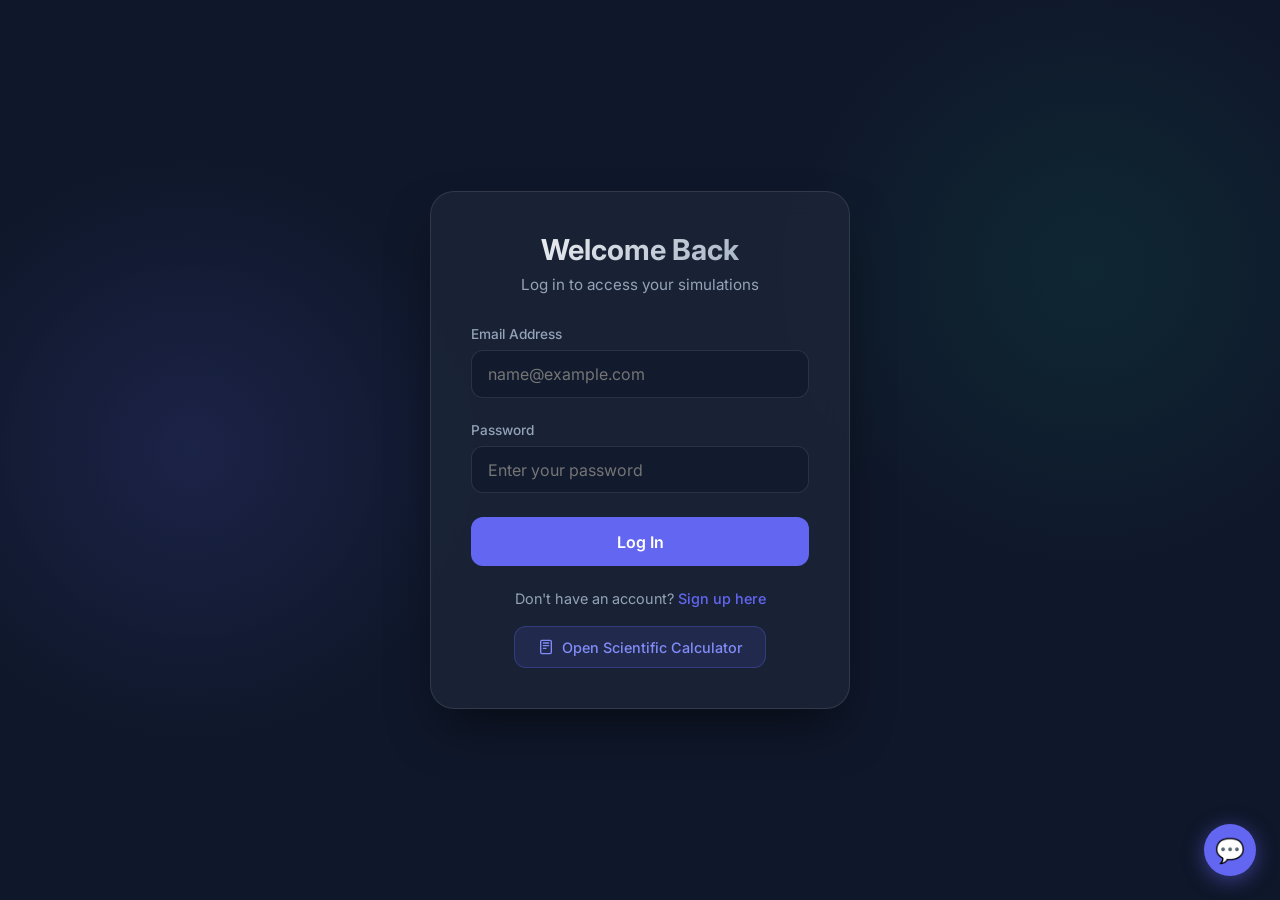
<file: frontend/index.html>
<!DOCTYPE html>
<html lang="en">
<head>
    <meta charset="UTF-8">
    <meta name="viewport" content="width=device-width, initial-scale=1.0">
    <title>Input Options - Fluid Simulation</title>
    <link rel="stylesheet" href="css/style.css">
</head>
<body>
    <div class="auth-container" style="max-width: 750px; text-align: left;">
        <div class="auth-header" style="text-align: center;">
            <h1>Fluid Simulation Setup</h1>
            <p>Welcome, <span id="user-display">Explorer</span>!</p>
        </div>
        
        <h3 style="margin-bottom: 1.5rem; color: var(--text-main); font-weight: 600; font-size: 1.1rem; border-bottom: 1px solid var(--border); padding-bottom: 0.5rem;">Simulation Parameters</h3>
        
        <div style="display: grid; grid-template-columns: 1fr 1fr; gap: 0 1.5rem;">
            <div class="input-group">
                <label>Inlet Velocity (m/s)</label>
                <input type="number" id="inlet-velocity" value="1.0" step="0.1">
            </div>
            <div class="input-group">
                <label>Pressure (Pa)</label>
                <input type="number" id="pressure" value="101325" step="100">
            </div>
            <div class="input-group">
                <label>Inlet Radius (m)</label>
                <input type="number" id="inlet-radius" value="0.5" step="0.05">
            </div>
            <div class="input-group">
                <label>Outlet Radius (m)</label>
                <input type="number" id="outlet-radius" value="0.2" step="0.05">
            </div>
            <div class="input-group">
                <label>Fluid Density (kg/m³)</label>
                <input type="number" id="fluid-density" value="1000" step="10">
            </div>
        </div>
        
        <div id="btn-group-main" style="margin-top: 1.5rem; display: flex; gap: 1rem;">
            <button class="btn" onclick="submitSimulation()">
                <svg width="20" height="20" viewBox="0 0 24 24" fill="none" stroke="currentColor" stroke-width="2" stroke-linecap="round" stroke-linejoin="round"><polygon points="5 3 19 12 5 21 5 3"></polygon></svg>
                Generate Results Report
            </button>
            <button class="btn" onclick="window.location.href='history.html'" style="background: rgba(255, 255, 255, 0.1); width: auto; padding: 0.9rem 1.5rem;">
                View History
            </button>
            <button class="btn" onclick="logout()" style="background: rgba(255, 255, 255, 0.1); width: auto; padding: 0.9rem 1.5rem;">
                Logout
            </button>
        </div>
    </div>
    <script>
        const user = JSON.parse(localStorage.getItem('user'));
        if (!user) {
            window.location.href = 'login.html';
        } else {
            document.getElementById('user-display').textContent = user.username;
        }

        function logout() {
            localStorage.removeItem('user');
            window.location.href = 'login.html';
        }
    </script>
    <script src="js/simulation.js"></script>
    <script src="js/chatbot.js"></script>
</body>
</html>
</file>
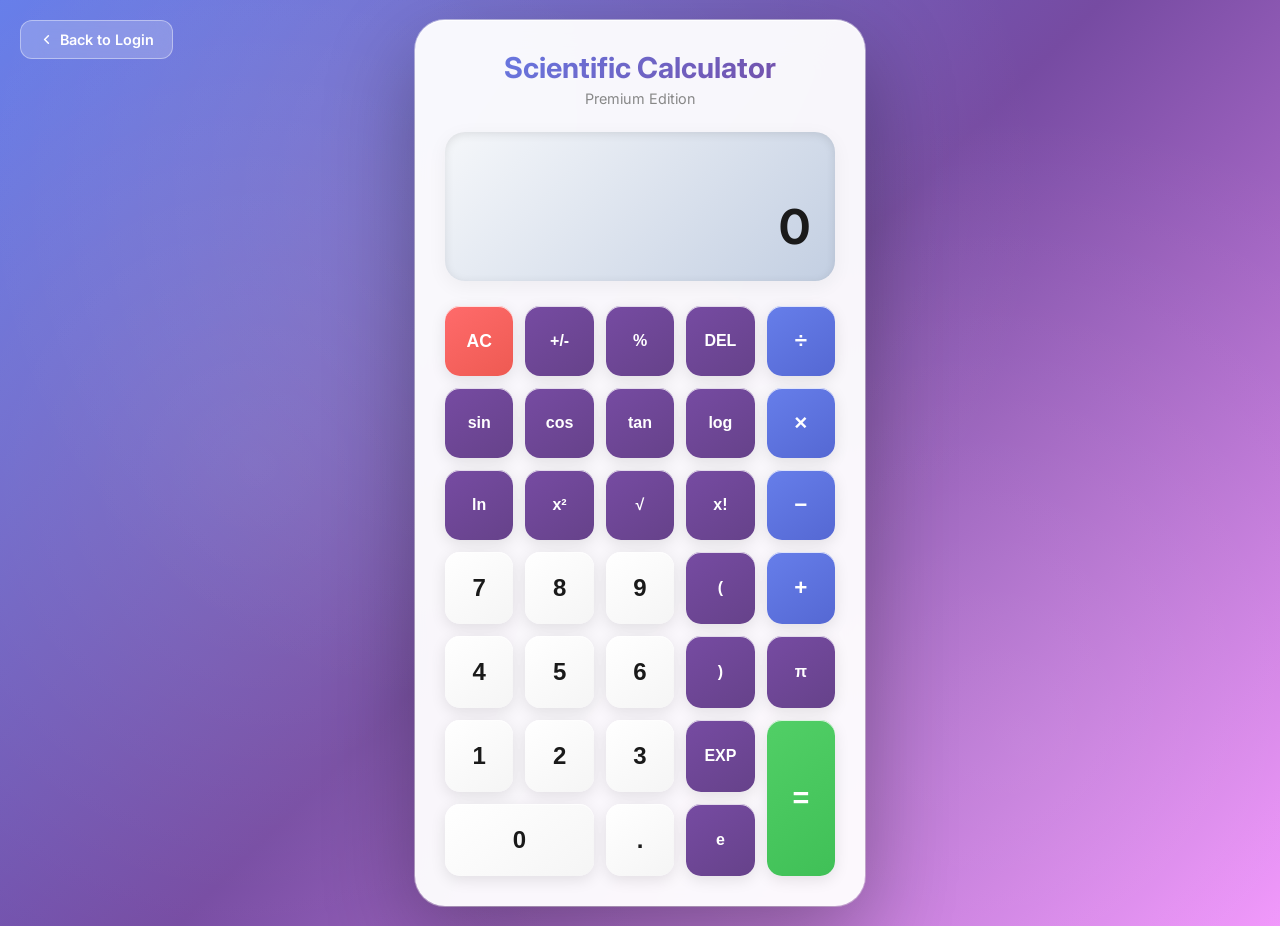
<file: frontend/calculator.html>
﻿<!DOCTYPE html>
<html lang="en">
<head>
<meta charset="UTF-8">
<meta name="viewport" content="width=device-width, initial-scale=1.0">
<title>Premium Scientific Calculator</title>
<style>
@import url('https://fonts.googleapis.com/css2?family=Inter:wght@300;400;500;600;700&display=swap');
*{margin:0;padding:0;box-sizing:border-box;}
body{display:flex;justify-content:center;align-items:center;min-height:100vh;background:linear-gradient(135deg,#667eea 0%,#764ba2 50%,#f093fb 100%);font-family:"Inter",sans-serif;padding:20px;position:relative;overflow:hidden;}
body::before{content:"";position:absolute;width:100%;height:100%;background-image:radial-gradient(circle at 20% 50%,rgba(255,255,255,0.1) 0%,transparent 50%),radial-gradient(circle at 80% 80%,rgba(255,255,255,0.1) 0%,transparent 50%),radial-gradient(circle at 40% 20%,rgba(255,255,255,0.1) 0%,transparent 50%);animation:float 20s ease-in-out infinite;}
@keyframes float{0%,100%{transform:translateY(0) scale(1);}50%{transform:translateY(-20px) scale(1.05);}}
.back-btn{position:fixed;top:20px;left:20px;background:rgba(255,255,255,0.2);color:#fff;border:1px solid rgba(255,255,255,0.4);border-radius:12px;padding:10px 18px;font-size:0.9em;font-weight:600;text-decoration:none;display:inline-flex;align-items:center;gap:6px;backdrop-filter:blur(10px);transition:all 0.3s;z-index:10;}
.back-btn:hover{background:rgba(255,255,255,0.35);transform:translateY(-2px);}
.calculator{width:100%;max-width:450px;background:rgba(255,255,255,0.95);backdrop-filter:blur(20px);padding:30px;border-radius:30px;box-shadow:0 30px 90px rgba(0,0,0,0.3),0 0 0 1px rgba(255,255,255,0.5),inset 0 1px 0 rgba(255,255,255,0.9);position:relative;z-index:1;animation:slideIn 0.6s cubic-bezier(0.68,-0.55,0.265,1.55);}
@keyframes slideIn{from{opacity:0;transform:translateY(50px) scale(0.9);}to{opacity:1;transform:translateY(0) scale(1);}}
.header{text-align:center;margin-bottom:25px;}
.header h1{font-size:1.8em;font-weight:700;background:linear-gradient(135deg,#667eea 0%,#764ba2 100%);-webkit-background-clip:text;-webkit-text-fill-color:transparent;background-clip:text;margin-bottom:5px;}
.header p{font-size:0.9em;color:#888;font-weight:400;}
.display-container{background:linear-gradient(135deg,#f5f7fa 0%,#c3cfe2 100%);border-radius:20px;padding:25px;margin-bottom:25px;min-height:140px;box-shadow:inset 0 2px 10px rgba(0,0,0,0.1),0 5px 20px rgba(0,0,0,0.05);position:relative;overflow:hidden;}
.display-expression{color:#666;font-size:1.3em;font-weight:500;text-align:right;min-height:30px;word-wrap:break-word;margin-bottom:10px;position:relative;z-index:1;}
.display-result{color:#1a1a1a;font-size:3em;font-weight:700;text-align:right;word-wrap:break-word;position:relative;z-index:1;}
.buttons{display:grid;grid-template-columns:repeat(5,1fr);gap:12px;}
button{padding:22px 10px;font-size:1.1em;font-weight:600;border:none;border-radius:15px;cursor:pointer;background:linear-gradient(145deg,#ffffff,#f0f0f0);color:#333;transition:all 0.3s cubic-bezier(0.68,-0.55,0.265,1.55);box-shadow:0 4px 15px rgba(0,0,0,0.1),inset 0 1px 0 rgba(255,255,255,0.8);user-select:none;position:relative;overflow:hidden;}
button:hover{transform:translateY(-3px) scale(1.05);box-shadow:0 8px 25px rgba(0,0,0,0.15),inset 0 1px 0 rgba(255,255,255,0.8);}
button:active{transform:translateY(1px) scale(0.98);}
.num{background:linear-gradient(145deg,#ffffff,#f5f5f5);color:#1a1a1a;font-size:1.5em;font-weight:700;}
.operator{background:linear-gradient(145deg,#667eea,#5568d3);color:#fff;font-size:1.4em;}
.operator:hover{background:linear-gradient(145deg,#7688f0,#667eea);}
.function{background:linear-gradient(145deg,#764ba2,#66428a);color:#fff;font-size:1em;}
.function:hover{background:linear-gradient(145deg,#8659b5,#764ba2);}
.clear{background:linear-gradient(145deg,#ff6b6b,#ee5a52);color:#fff;font-weight:700;}
.clear:hover{background:linear-gradient(145deg,#ff7b7b,#ff6b6b);}
.equals{background:linear-gradient(145deg,#51cf66,#40c057);color:#fff;font-size:1.8em;grid-row:span 2;font-weight:700;animation:pulse 2s infinite;}
.equals:hover{background:linear-gradient(145deg,#63e679,#51cf66);}
@keyframes pulse{0%,100%{box-shadow:0 4px 15px rgba(81,207,102,0.4);}50%{box-shadow:0 4px 25px rgba(81,207,102,0.8);}}
.error{animation:shake 0.4s ease-in-out;color:#ff6b6b !important;}
@keyframes shake{0%,100%{transform:translateX(0);}25%{transform:translateX(-10px);}75%{transform:translateX(10px);}}
@media(max-width:480px){.calculator{max-width:100%;padding:20px;}button{padding:18px 8px;font-size:1em;}.display-result{font-size:2.2em;}.header h1{font-size:1.5em;}}
</style>
</head>
<body>
<a class="back-btn" href="login.html">
  <svg width="15" height="15" viewBox="0 0 24 24" fill="none" stroke="currentColor" stroke-width="2.5" stroke-linecap="round" stroke-linejoin="round"><polyline points="15 18 9 12 15 6"></polyline></svg>
  Back to Login
</a>
<div class="calculator">
  <div class="header"><h1>Scientific Calculator</h1><p>Premium Edition</p></div>
  <div class="display-container">
    <div class="display-expression" id="expression"></div>
    <div class="display-result" id="result">0</div>
  </div>
  <div class="buttons">
    <button class="clear" onclick="calc.clearAll()">AC</button>
    <button class="function" onclick="calc.toggleSign()">+/-</button>
    <button class="function" onclick="calc.addPercent()">%</button>
    <button class="function" onclick="calc.backspace()">DEL</button>
    <button class="operator" onclick="calc.addOperator('/')">&#247;</button>
    <button class="function" onclick="calc.addFunction('sin')">sin</button>
    <button class="function" onclick="calc.addFunction('cos')">cos</button>
    <button class="function" onclick="calc.addFunction('tan')">tan</button>
    <button class="function" onclick="calc.addFunction('log')">log</button>
    <button class="operator" onclick="calc.addOperator('*')">&#215;</button>
    <button class="function" onclick="calc.addFunction('ln')">ln</button>
    <button class="function" onclick="calc.addPower()">x&#178;</button>
    <button class="function" onclick="calc.addFunction('sqrt')">&#8730;</button>
    <button class="function" onclick="calc.addFactorial()">x!</button>
    <button class="operator" onclick="calc.addOperator('-')">&#8722;</button>
    <button class="num" onclick="calc.addNumber('7')">7</button>
    <button class="num" onclick="calc.addNumber('8')">8</button>
    <button class="num" onclick="calc.addNumber('9')">9</button>
    <button class="function" onclick="calc.addBracket('(')">(</button>
    <button class="operator" onclick="calc.addOperator('+')">+</button>
    <button class="num" onclick="calc.addNumber('4')">4</button>
    <button class="num" onclick="calc.addNumber('5')">5</button>
    <button class="num" onclick="calc.addNumber('6')">6</button>
    <button class="function" onclick="calc.addBracket(')')">)</button>
    <button class="function" onclick="calc.addConstant('pi')">&#960;</button>
    <button class="num" onclick="calc.addNumber('1')">1</button>
    <button class="num" onclick="calc.addNumber('2')">2</button>
    <button class="num" onclick="calc.addNumber('3')">3</button>
    <button class="function" onclick="calc.addExp()">EXP</button>
    <button class="equals" onclick="calc.calculate()">=</button>
    <button class="num" onclick="calc.addNumber('0')" style="grid-column:span 2">0</button>
    <button class="num" onclick="calc.addNumber('.')">.</button>
    <button class="function" onclick="calc.addConstant('e')">e</button>
  </div>
</div>
<script>
class ScientificCalculator {
  constructor() {
    this.currentInput='';this.displayExpression='';
    this.expressionDisplay=document.getElementById('expression');
    this.resultDisplay=document.getElementById('result');
    this.lastAnswer=0;this.isNewCalculation=false;
    this.setupKeyboard();this.updateDisplay();
  }
  updateDisplay(animate=false){
    this.expressionDisplay.textContent=this.displayExpression||'';
    this.resultDisplay.textContent=this.currentInput||'0';
    if(animate){this.resultDisplay.classList.remove('number-entered');void this.resultDisplay.offsetWidth;this.resultDisplay.classList.add('number-entered');}
  }
  clearAll(){this.currentInput='';this.displayExpression='';this.isNewCalculation=false;this.updateDisplay(true);}
  backspace(){
    if(this.isNewCalculation){this.clearAll();return;}
    if(this.currentInput.length>0){
      const patterns=['sin(','cos(','tan(','log(','ln(','sqrt('];
      for(let p of patterns){if(this.currentInput.endsWith(p)){this.currentInput=this.currentInput.slice(0,-p.length);this.updateDisplay(true);return;}}
      this.currentInput=this.currentInput.slice(0,-1);this.updateDisplay(true);
    }
  }
  addNumber(num){
    if(this.isNewCalculation){this.currentInput='';this.displayExpression='';this.isNewCalculation=false;}
    if(num==='.'){const last=this.currentInput.split(/[\+\-\*\/\(\)]/).pop();if(last.includes('.'))return;}
    this.currentInput+=num;this.updateDisplay(true);
  }
  addOperator(op){
    if(this.isNewCalculation){this.currentInput=this.lastAnswer.toString();this.displayExpression='';this.isNewCalculation=false;}
    if(this.currentInput===''){if(op==='-'){this.currentInput='-';this.updateDisplay(true);}return;}
    const lc=this.currentInput.slice(-1);
    if(['+','-','*','/'].includes(lc)){this.currentInput=this.currentInput.slice(0,-1)+op;}else{this.currentInput+=op;}
    this.updateDisplay(true);
  }
  addBracket(b){if(this.isNewCalculation){this.currentInput='';this.displayExpression='';this.isNewCalculation=false;}this.currentInput+=b;this.updateDisplay(true);}
  addFunction(f){if(this.isNewCalculation){this.currentInput='';this.displayExpression='';this.isNewCalculation=false;}this.currentInput+=f+'(';this.updateDisplay(true);}
  addConstant(c){if(this.isNewCalculation){this.currentInput='';this.displayExpression='';this.isNewCalculation=false;}this.currentInput+=c==='pi'?Math.PI:Math.E;this.updateDisplay(true);}
  addPower(){if(this.isNewCalculation){this.currentInput=this.lastAnswer.toString();this.displayExpression='';this.isNewCalculation=false;}if(this.currentInput!==''){this.currentInput+='^2';this.updateDisplay(true);}}
  addFactorial(){if(this.isNewCalculation){this.currentInput=this.lastAnswer.toString();this.displayExpression='';this.isNewCalculation=false;}if(this.currentInput!==''){this.currentInput+='!';this.updateDisplay(true);}}
  addExp(){if(this.isNewCalculation){this.currentInput='';this.displayExpression='';this.isNewCalculation=false;}if(/\d/.test(this.currentInput.slice(-1))){this.currentInput+='e';this.updateDisplay(true);}}
  addPercent(){if(this.isNewCalculation){this.currentInput=this.lastAnswer.toString();this.displayExpression='';this.isNewCalculation=false;}if(this.currentInput!==''){this.currentInput+='/100';this.updateDisplay(true);}}
  toggleSign(){
    if(this.isNewCalculation){this.lastAnswer=-this.lastAnswer;this.currentInput=this.lastAnswer.toString();this.updateDisplay(true);return;}
    if(this.currentInput===''||this.currentInput==='0')return;
    const m=this.currentInput.match(/([\d.]+)$/);
    if(m){const num=m[1],pos=this.currentInput.lastIndexOf(num),before=this.currentInput.substring(0,pos);
      this.currentInput=before.endsWith('(-')?before.slice(0,-2)+num:before+'(-'+num+')';this.updateDisplay(true);}
  }
  factorial(n){n=Math.floor(n);if(n<0)throw new Error('Factorial of negative number');if(n>170)return Infinity;if(n===0||n===1)return 1;let r=1;for(let i=2;i<=n;i++)r*=i;return r;}
  safeEval(expr){
    if(!/^[\d+\-*/.() ]+$/.test(expr))throw new Error('Invalid expression');
    if(/\/\s*0(?!\d)/.test(expr))throw new Error('Division by zero');
    return new Function('return ('+expr+')')();
  }
  evaluateExpression(expr){
    try{
      expr=expr.replace(/\u00d7/g,'*').replace(/\u00f7/g,'/').replace(/\u2212/g,'-');
      expr=expr.replace(/(\d+\.?\d*)e(\-?\d+)/gi,(m,b,e)=>(parseFloat(b)*Math.pow(10,parseFloat(e))).toString());
      for(let i=0;i<100;i++){
        let changed=false;
        const rep=(re,fn)=>{expr=expr.replace(re,(m,a)=>{changed=true;return fn(this.safeEval(a)).toString();});};
        rep(/sin\(([^()]+)\)/g,v=>Math.sin(v*Math.PI/180));
        rep(/cos\(([^()]+)\)/g,v=>Math.cos(v*Math.PI/180));
        rep(/tan\(([^()]+)\)/g,v=>Math.tan(v*Math.PI/180));
        rep(/log\(([^()]+)\)/g,v=>{if(v<=0)throw new Error('Invalid log input');return Math.log10(v);});
        rep(/ln\(([^()]+)\)/g,v=>{if(v<=0)throw new Error('Invalid ln input');return Math.log(v);});
        rep(/sqrt\(([^()]+)\)/g,v=>{if(v<0)throw new Error('Invalid sqrt input');return Math.sqrt(v);});
        expr=expr.replace(/(\d+\.?\d*)!/g,(m,n)=>{changed=true;return this.factorial(parseFloat(n)).toString();});
        expr=expr.replace(/(\d+\.?\d*)\^(\d+\.?\d*)/g,(m,b,e)=>{changed=true;return Math.pow(parseFloat(b),parseFloat(e)).toString();});
        if(!changed)break;
      }
      const result=this.safeEval(expr);
      if(isNaN(result))throw new Error('Invalid calculation');
      return isFinite(result)?result:'Infinity';
    }catch(e){throw new Error('Error: '+e.message);}
  }
  formatResult(num){
    if(typeof num==='string')return num;
    if(Math.abs(num)>1e10||(Math.abs(num)<1e-6&&num!==0))return num.toExponential(8);
    return (Math.round(num*1e10)/1e10).toString();
  }
  calculate(){
    if(this.currentInput==='')return;
    this.resultDisplay.classList.add('calculating');
    setTimeout(()=>{
      try{
        this.displayExpression=this.currentInput;
        const result=this.evaluateExpression(this.currentInput);
        this.currentInput=this.formatResult(result);
        this.lastAnswer=typeof result==='number'?result:0;
        this.isNewCalculation=true;this.updateDisplay(true);
      }catch(error){
        this.currentInput=error.message||'Error';this.isNewCalculation=true;
        this.resultDisplay.classList.add('error');this.updateDisplay();
        setTimeout(()=>this.resultDisplay.classList.remove('error'),400);
      }
      this.resultDisplay.classList.remove('calculating');
    },200);
  }
  setupKeyboard(){
    document.addEventListener('keydown',(e)=>{
      if(e.key>='0'&&e.key<='9'){e.preventDefault();this.addNumber(e.key);}
      else if(e.key==='.'){e.preventDefault();this.addNumber('.');}
      else if(e.key==='+'){e.preventDefault();this.addOperator('+');}
      else if(e.key==='-'){e.preventDefault();this.addOperator('-');}
      else if(e.key==='*'){e.preventDefault();this.addOperator('*');}
      else if(e.key==='/'){e.preventDefault();this.addOperator('/');}
      else if(e.key==='Enter'||e.key==='='){e.preventDefault();this.calculate();}
      else if(e.key==='Escape'||e.key==='c'||e.key==='C'){e.preventDefault();this.clearAll();}
      else if(e.key==='Backspace'){e.preventDefault();this.backspace();}
      else if(e.key==='('){e.preventDefault();this.addBracket('(');}
      else if(e.key===')'){e.preventDefault();this.addBracket(')');}
      else if(e.key==='%'){e.preventDefault();this.addPercent();}
    });
  }
}
const calc=new ScientificCalculator();
</script>
</body>
</html>
</file>
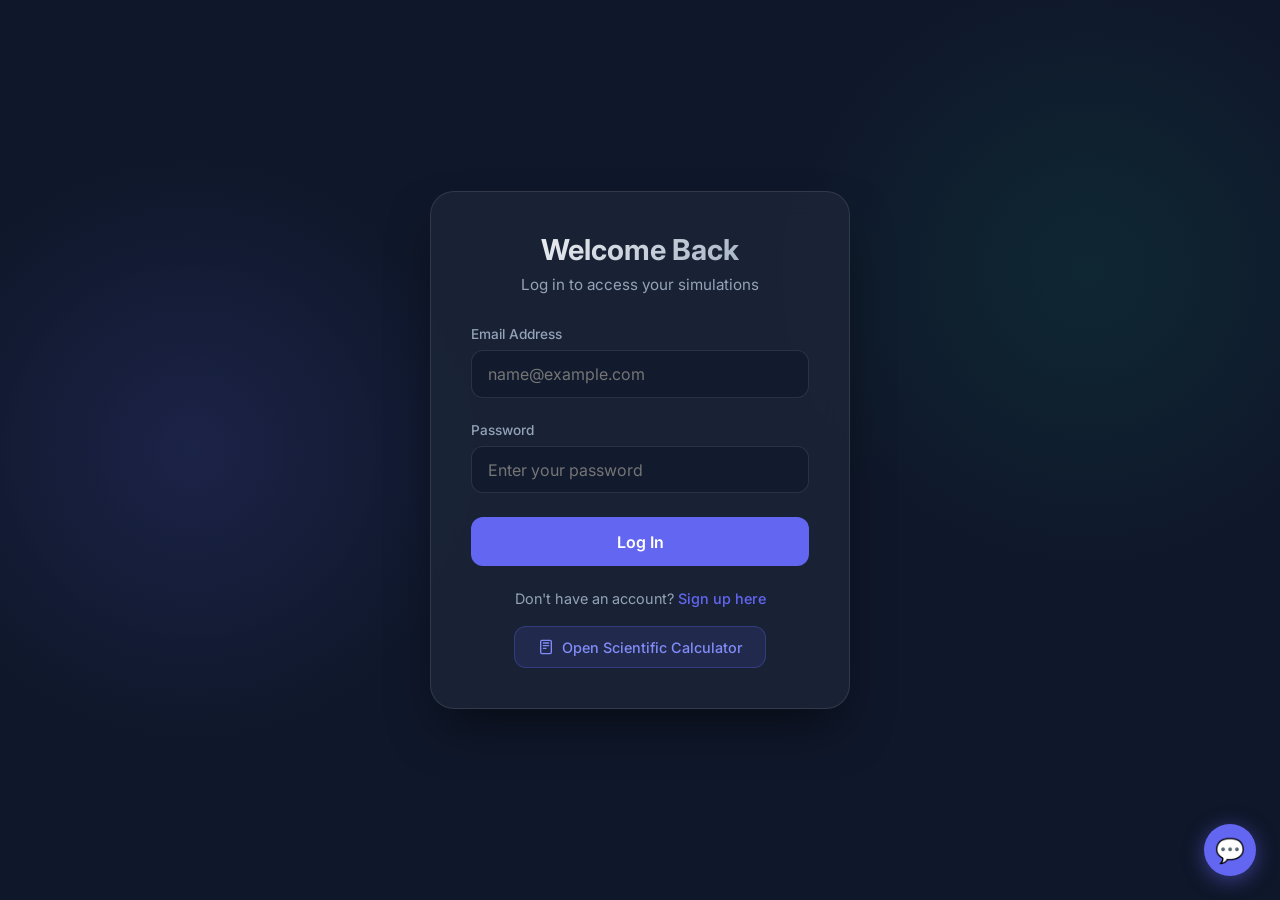
<file: frontend/history.html>
<!DOCTYPE html>
<html lang="en">
<head>
    <meta charset="UTF-8">
    <meta name="viewport" content="width=device-width, initial-scale=1.0">
    <title>Simulation History - Fluid Simulation</title>
    <link rel="stylesheet" href="css/style.css">
    <style>
        .history-table {
            width: 100%;
            border-collapse: collapse;
            margin-top: 1rem;
            color: var(--text-main);
        }
        .history-table th, .history-table td {
            padding: 0.75rem;
            text-align: left;
            border-bottom: 1px solid var(--border);
        }
        .history-table th {
            color: var(--text-dim);
            font-weight: 600;
            background: rgba(255, 255, 255, 0.02);
            position: sticky;
            top: 0;
        }
        .history-table tr:hover {
            background: rgba(255, 255, 255, 0.02);
        }
        .status-badge {
            padding: 0.25rem 0.5rem;
            border-radius: 4px;
            font-size: 0.85rem;
            font-weight: 500;
        }
        .empty-state {
            text-align: center;
            padding: 3rem 1rem;
            color: var(--text-dim);
        }
        .history-container {
            max-height: 400px;
            overflow-y: auto;
            border: 1px solid var(--border);
            border-radius: 8px;
            background: rgba(15, 23, 42, 0.5);
            backdrop-filter: blur(10px);
        }
        /* Scrollbar styling */
        .history-container::-webkit-scrollbar { width: 8px; }
        .history-container::-webkit-scrollbar-track { background: rgba(0,0,0,0.1); border-radius: 0 8px 8px 0; }
        .history-container::-webkit-scrollbar-thumb { background: rgba(255,255,255,0.1); border-radius: 4px; }
        .history-container::-webkit-scrollbar-thumb:hover { background: rgba(255,255,255,0.2); }
    </style>
</head>
<body>
    <div class="auth-container" style="max-width: 900px; text-align: left;">
        <div class="auth-header" style="text-align: center;">
            <h1>Simulation History</h1>
            <p>Past simulation records for <span id="user-display">User</span></p>
        </div>
        
        <div class="history-container">
            <table class="history-table" id="history-table">
                <thead>
                    <tr>
                        <th>Date & Time</th>
                        <th>Inlet Velocity</th>
                        <th>Fluids Pressure</th>
                        <th>Safety Status</th>
                        <th>Action</th>
                    </tr>
                </thead>
                <tbody id="history-body">
                    <!-- Data populated by JS -->
                </tbody>
            </table>
            <div id="loading" class="empty-state">Loading history...</div>
            <div id="empty-state" class="empty-state" style="display: none;">No simulation history found.</div>
        </div>
        
        <div id="btn-group-main" style="margin-top: 1.5rem; display: flex; gap: 1rem; justify-content: center;">
            <button class="btn" onclick="window.location.href='index.html'" style="background: rgba(255, 255, 255, 0.1); width: auto; padding: 0.9rem 1.5rem;">
                ← Back to Setup
            </button>
            <button class="btn" onclick="logout()" style="background: rgba(255, 255, 255, 0.1); width: auto; padding: 0.9rem 1.5rem;">
                Logout
            </button>
        </div>
    </div>

    <script>
        const user = JSON.parse(localStorage.getItem('user'));
        if (!user) {
            window.location.href = 'login.html';
        } else {
            document.getElementById('user-display').textContent = user.username;
            fetchHistory();
        }

        function logout() {
            localStorage.removeItem('user');
            window.location.href = 'login.html';
        }

        function getSafetyBadge(status) {
            if (status.includes("UNSAFE")) {
                return `<span class="status-badge" style="background: rgba(239, 68, 68, 0.15); color: #ef4444;">${status}</span>`;
            } else if (status.includes("WARNING")) {
                return `<span class="status-badge" style="background: rgba(245, 158, 11, 0.15); color: #f59e0b;">${status}</span>`;
            }
            return `<span class="status-badge" style="background: rgba(16, 185, 129, 0.15); color: #10b981;">${status}</span>`;
        }

        function viewSimulation(simString) {
            const sim = JSON.parse(decodeURIComponent(simString));
            const paramsString = JSON.stringify(sim.params);
            
            localStorage.setItem('simulationParams', paramsString);
            
            // Prevent results.html from saving this again as a new simulation
            sessionStorage.setItem('lastSavedSimulation', paramsString);
            
            window.location.href = 'results.html';
        }

        function fetchHistory() {
            fetch(`https://fluid-python.onrender.com/api/simulations/${user.id}`)
                .then(res => res.json())
                .then(data => {
                    document.getElementById('loading').style.display = 'none';
                    if (!data.simulations || data.simulations.length === 0) {
                        document.getElementById('empty-state').style.display = 'block';
                        document.getElementById('history-table').style.display = 'none';
                        return;
                    }
                    
                    const tbody = document.getElementById('history-body');
                    data.simulations.forEach(sim => {
                        const tr = document.createElement('tr');
                        const date = new Date(sim.timestamp).toLocaleString();
                        const pVelocity = sim.params.inletVelocity + " m/s";
                        const pPressure = sim.params.pressure + " Pa";
                        const safeBadge = getSafetyBadge(sim.results.safetyStatus);
                        
                        const encodedSim = encodeURIComponent(JSON.stringify(sim));

                        tr.innerHTML = `
                            <td>${date}</td>
                            <td>${pVelocity}</td>
                            <td>${pPressure}</td>
                            <td>${safeBadge}</td>
                            <td>
                                <button onclick="viewSimulation('${encodedSim}')" style="background: transparent; border: 1px solid var(--border); color: var(--text-main); padding: 0.4rem 0.8rem; border-radius: 4px; cursor: pointer;">
                                    View
                                </button>
                            </td>
                        `;
                        tbody.appendChild(tr);
                    });
                })
                .catch(err => {
                    console.error("Failed to load history", err);
                    document.getElementById('loading').innerText = "Failed to load history. Is the server running?";
                });
        }
    </script>
    <script src="js/chatbot.js"></script>
</body>
</html>
</file>
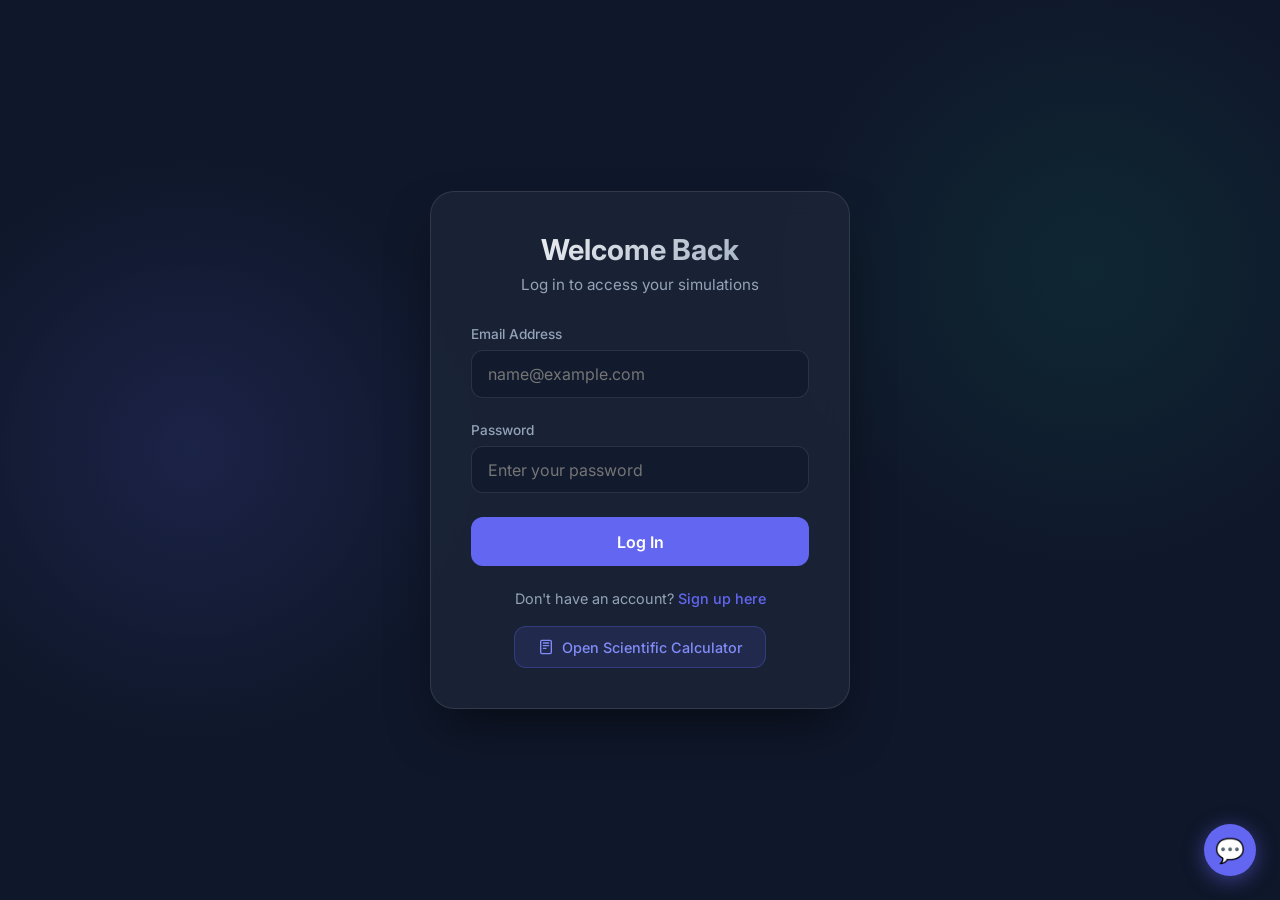
<file: frontend/login.html>
<!DOCTYPE html>
<html lang="en">

<head>
    <meta charset="UTF-8">
    <meta name="viewport" content="width=device-width, initial-scale=1.0">
    <title>Login - Fluid Simulation</title>
    <link rel="stylesheet" href="css/style.css">
</head>

<body>
    <div class="auth-container">
        <div class="auth-header">
            <h1>Welcome Back</h1>
            <p>Log in to access your simulations</p>
        </div>

        <div id="alert-box" class="alert"></div>

        <form id="login-form">
            <div class="input-group">
                <label for="email">Email Address</label>
                <input type="email" id="email" placeholder="name@example.com" required>
            </div>

            <div class="input-group">
                <label for="password">Password</label>
                <input type="password" id="password" placeholder="Enter your password" required>
            </div>

            <button type="submit" class="btn" id="submit-btn">
                <span>Log In</span>
            </button>
        </form>

        <div class="auth-footer">
            Don't have an account? <a href="register.html">Sign up here</a>
        </div>

        <div style="margin-top: 1.2rem; text-align: center;">
            <a href="calculator.html" style="display: inline-flex; align-items: center; gap: 8px; padding: 0.7rem 1.4rem; background: rgba(99,102,241,0.12); border: 1px solid rgba(99,102,241,0.3); border-radius: 0.75rem; color: #818cf8; font-size: 0.9rem; font-weight: 500; text-decoration: none; transition: all 0.3s ease;"
               onmouseover="this.style.background='rgba(99,102,241,0.22)'; this.style.transform='translateY(-2px)'"
               onmouseout="this.style.background='rgba(99,102,241,0.12)'; this.style.transform='translateY(0)'">
                <svg width="16" height="16" viewBox="0 0 24 24" fill="none" stroke="currentColor" stroke-width="2" stroke-linecap="round" stroke-linejoin="round">
                    <rect x="4" y="2" width="16" height="20" rx="2"/><line x1="8" y1="6" x2="16" y2="6"/><line x1="8" y1="10" x2="16" y2="10"/><line x1="8" y1="14" x2="12" y2="14"/>
                </svg>
                Open Scientific Calculator
            </a>
        </div>
    </div>

    <script src="js/auth.js"></script>
    <script src="js/chatbot.js"></script>
</body>

</html>
</file>
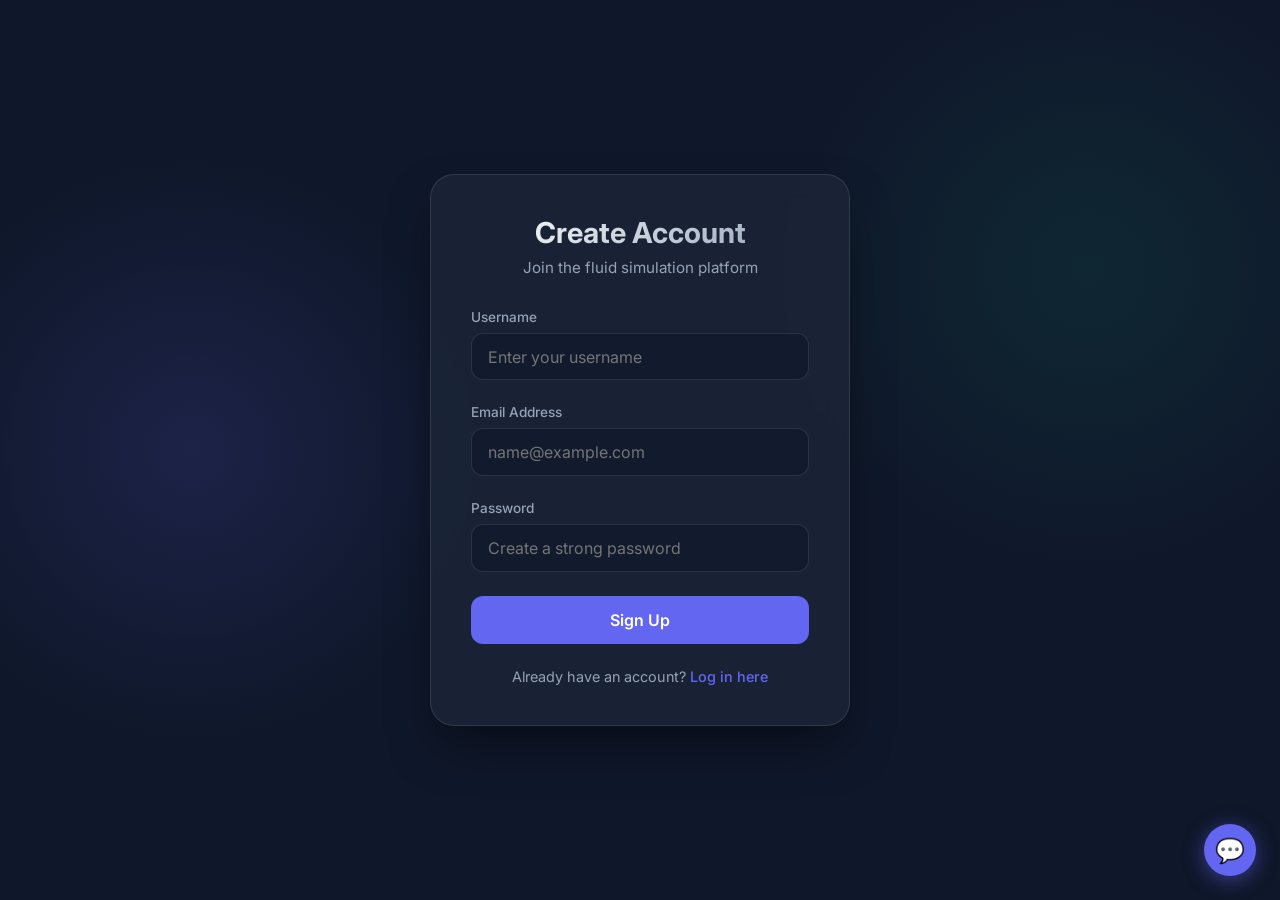
<file: frontend/register.html>
<!DOCTYPE html>
<html lang="en">
<head>
    <meta charset="UTF-8">
    <meta name="viewport" content="width=device-width, initial-scale=1.0">
    <title>Sign Up - Fluid Simulation</title>
    <link rel="stylesheet" href="css/style.css">
</head>
<body>
    <div class="auth-container">
        <div class="auth-header">
            <h1>Create Account</h1>
            <p>Join the fluid simulation platform</p>
        </div>
        
        <div id="alert-box" class="alert"></div>

        <form id="register-form">
            <div class="input-group">
                <label for="username">Username</label>
                <input type="text" id="username" placeholder="Enter your username" required>
            </div>
            
            <div class="input-group">
                <label for="email">Email Address</label>
                <input type="email" id="email" placeholder="name@example.com" required>
            </div>
            
            <div class="input-group">
                <label for="password">Password</label>
                <input type="password" id="password" placeholder="Create a strong password" required>
            </div>
            
            <button type="submit" class="btn" id="submit-btn">
                <span>Sign Up</span>
            </button>
        </form>
        
        <div class="auth-footer">
            Already have an account? <a href="login.html">Log in here</a>
        </div>
    </div>
    
    <script src="js/auth.js"></script>
    <script src="js/chatbot.js"></script>
</body>
</html>
</file>
<file: frontend/css/style.css>
@import url('https://fonts.googleapis.com/css2?family=Inter:wght@300;400;500;600;700&display=swap');

:root {
    --primary: #6366f1;
    --primary-hover: #4f46e5;
    --bg-dark: #0f172a;
    --card-bg: rgba(30, 41, 59, 0.7);
    --text-main: #f8fafc;
    --text-muted: #94a3b8;
    --input-bg: rgba(15, 23, 42, 0.6);
    --border: rgba(255, 255, 255, 0.1);
    --error: #ef4444;
    --success: #10b981;
}

* {
    margin: 0;
    padding: 0;
    box-sizing: border-box;
    font-family: 'Inter', sans-serif;
}

body {
    background-color: var(--bg-dark);
    background-image: 
        radial-gradient(circle at 15% 50%, rgba(99, 102, 241, 0.15), transparent 25%),
        radial-gradient(circle at 85% 30%, rgba(16, 185, 129, 0.1), transparent 25%);
    min-height: 100vh;
    display: flex;
    justify-content: center;
    align-items: center;
    color: var(--text-main);
}

.auth-container {
    width: 100%;
    max-width: 420px;
    padding: 2.5rem;
    background: var(--card-bg);
    backdrop-filter: blur(12px);
    -webkit-backdrop-filter: blur(12px);
    border: 1px solid var(--border);
    border-radius: 1.5rem;
    box-shadow: 0 25px 50px -12px rgba(0, 0, 0, 0.5);
    transform: translateY(0);
    transition: transform 0.3s ease, box-shadow 0.3s ease;
    animation: fadeIn 0.6s ease-out forwards;
}

.auth-container:hover {
    transform: translateY(-5px);
    box-shadow: 0 30px 60px -12px rgba(0, 0, 0, 0.6);
}

@keyframes fadeIn {
    from {
        opacity: 0;
        transform: translateY(20px);
    }
    to {
        opacity: 1;
        transform: translateY(0);
    }
}

.auth-header {
    text-align: center;
    margin-bottom: 2rem;
}

.auth-header h1 {
    font-size: 1.8rem;
    font-weight: 700;
    margin-bottom: 0.5rem;
    background: linear-gradient(135deg, #fff, #94a3b8);
    -webkit-background-clip: text;
    -webkit-text-fill-color: transparent;
}

.auth-header p {
    color: var(--text-muted);
    font-size: 0.95rem;
}

.input-group {
    margin-bottom: 1.5rem;
    position: relative;
}

.input-group label {
    display: block;
    margin-bottom: 0.5rem;
    font-size: 0.85rem;
    font-weight: 500;
    color: var(--text-muted);
}

.input-group input {
    width: 100%;
    padding: 0.8rem 1rem;
    background: var(--input-bg);
    border: 1px solid var(--border);
    border-radius: 0.75rem;
    color: var(--text-main);
    font-size: 1rem;
    outline: none;
    transition: all 0.3s ease;
}

.input-group input:focus {
    border-color: var(--primary);
    box-shadow: 0 0 0 3px rgba(99, 102, 241, 0.2);
}

.btn {
    width: 100%;
    padding: 0.9rem;
    background: var(--primary);
    color: white;
    border: none;
    border-radius: 0.75rem;
    font-size: 1rem;
    font-weight: 600;
    cursor: pointer;
    transition: all 0.3s ease;
    display: flex;
    justify-content: center;
    align-items: center;
    gap: 0.5rem;
}

.btn:hover:not(:disabled) {
    background: var(--primary-hover);
    transform: translateY(-2px);
    box-shadow: 0 10px 15px -3px rgba(99, 102, 241, 0.4);
}

.btn:active:not(:disabled) {
    transform: translateY(0);
}

.auth-footer {
    margin-top: 1.5rem;
    text-align: center;
    font-size: 0.9rem;
    color: var(--text-muted);
}

.auth-footer a {
    color: var(--primary);
    text-decoration: none;
    font-weight: 500;
    transition: color 0.3s ease;
}

.auth-footer a:hover {
    color: #818cf8;
    text-decoration: underline;
}

.alert {
    padding: 0.8rem;
    border-radius: 0.5rem;
    margin-bottom: 1.5rem;
    font-size: 0.9rem;
    display: none;
}

.alert.error {
    display: block;
    background: rgba(239, 68, 68, 0.1);
    border: 1px solid rgba(239, 68, 68, 0.2);
    color: #fca5a5;
    animation: fadeShake 0.4s ease-out forwards;
}

.alert.success {
    display: block;
    background: rgba(16, 185, 129, 0.1);
    border: 1px solid rgba(16, 185, 129, 0.2);
    color: #6ee7b7;
}

@keyframes fadeShake {
    0% { transform: translateX(0); opacity: 0; }
    25% { transform: translateX(-5px); }
    50% { transform: translateX(5px); opacity: 1; }
    75% { transform: translateX(-5px); }
    100% { transform: translateX(0); opacity: 1; }
}

/* Chatbot Widget */
#chat-toggle {
    position: fixed; bottom: 24px; right: 24px;
    width: 52px; height: 52px; border-radius: 50%;
    background: var(--primary); color: #fff;
    font-size: 24px; display: flex; align-items: center;
    justify-content: center; cursor: pointer;
    box-shadow: 0 4px 20px rgba(99,102,241,0.5); z-index: 9999;
}
#chat-window {
    display: none; flex-direction: column;
    position: fixed; bottom: 88px; right: 24px;
    width: 320px; height: 420px;
    background: #1e293b; border-radius: 12px;
    box-shadow: 0 8px 32px rgba(0,0,0,0.4);
    z-index: 9999; overflow: hidden;
}
#chat-header {
    background: var(--primary); color: #fff;
    padding: 12px 16px; display: flex;
    justify-content: space-between; align-items: center;
    font-weight: 600;
}
#chat-header button {
    background: none; border: none; color: #fff;
    font-size: 16px; cursor: pointer;
}
#chat-messages {
    flex: 1; overflow-y: auto; padding: 12px;
    display: flex; flex-direction: column; gap: 8px;
}
.chat-msg {
    max-width: 85%; padding: 8px 12px;
    border-radius: 10px; font-size: 13px; line-height: 1.5;
}
.chat-msg.user {
    background: var(--primary); color: #fff;
    align-self: flex-end; border-bottom-right-radius: 2px;
}
.chat-msg.bot {
    background: rgba(255,255,255,0.08); color: #e2e8f0;
    align-self: flex-start; border-bottom-left-radius: 2px;
}
#chat-input-area {
    display: flex; padding: 10px; gap: 8px;
    border-top: 1px solid rgba(255,255,255,0.08);
}
#chat-input {
    flex: 1; background: rgba(15,23,42,0.6); border: 1px solid rgba(255,255,255,0.1);
    border-radius: 8px; padding: 8px 12px; color: #f8fafc; font-size: 13px;
}
#chat-input-area button {
    background: var(--primary); color: #fff; border: none;
    border-radius: 8px; padding: 8px 14px; cursor: pointer; font-size: 13px;
}
</file>
